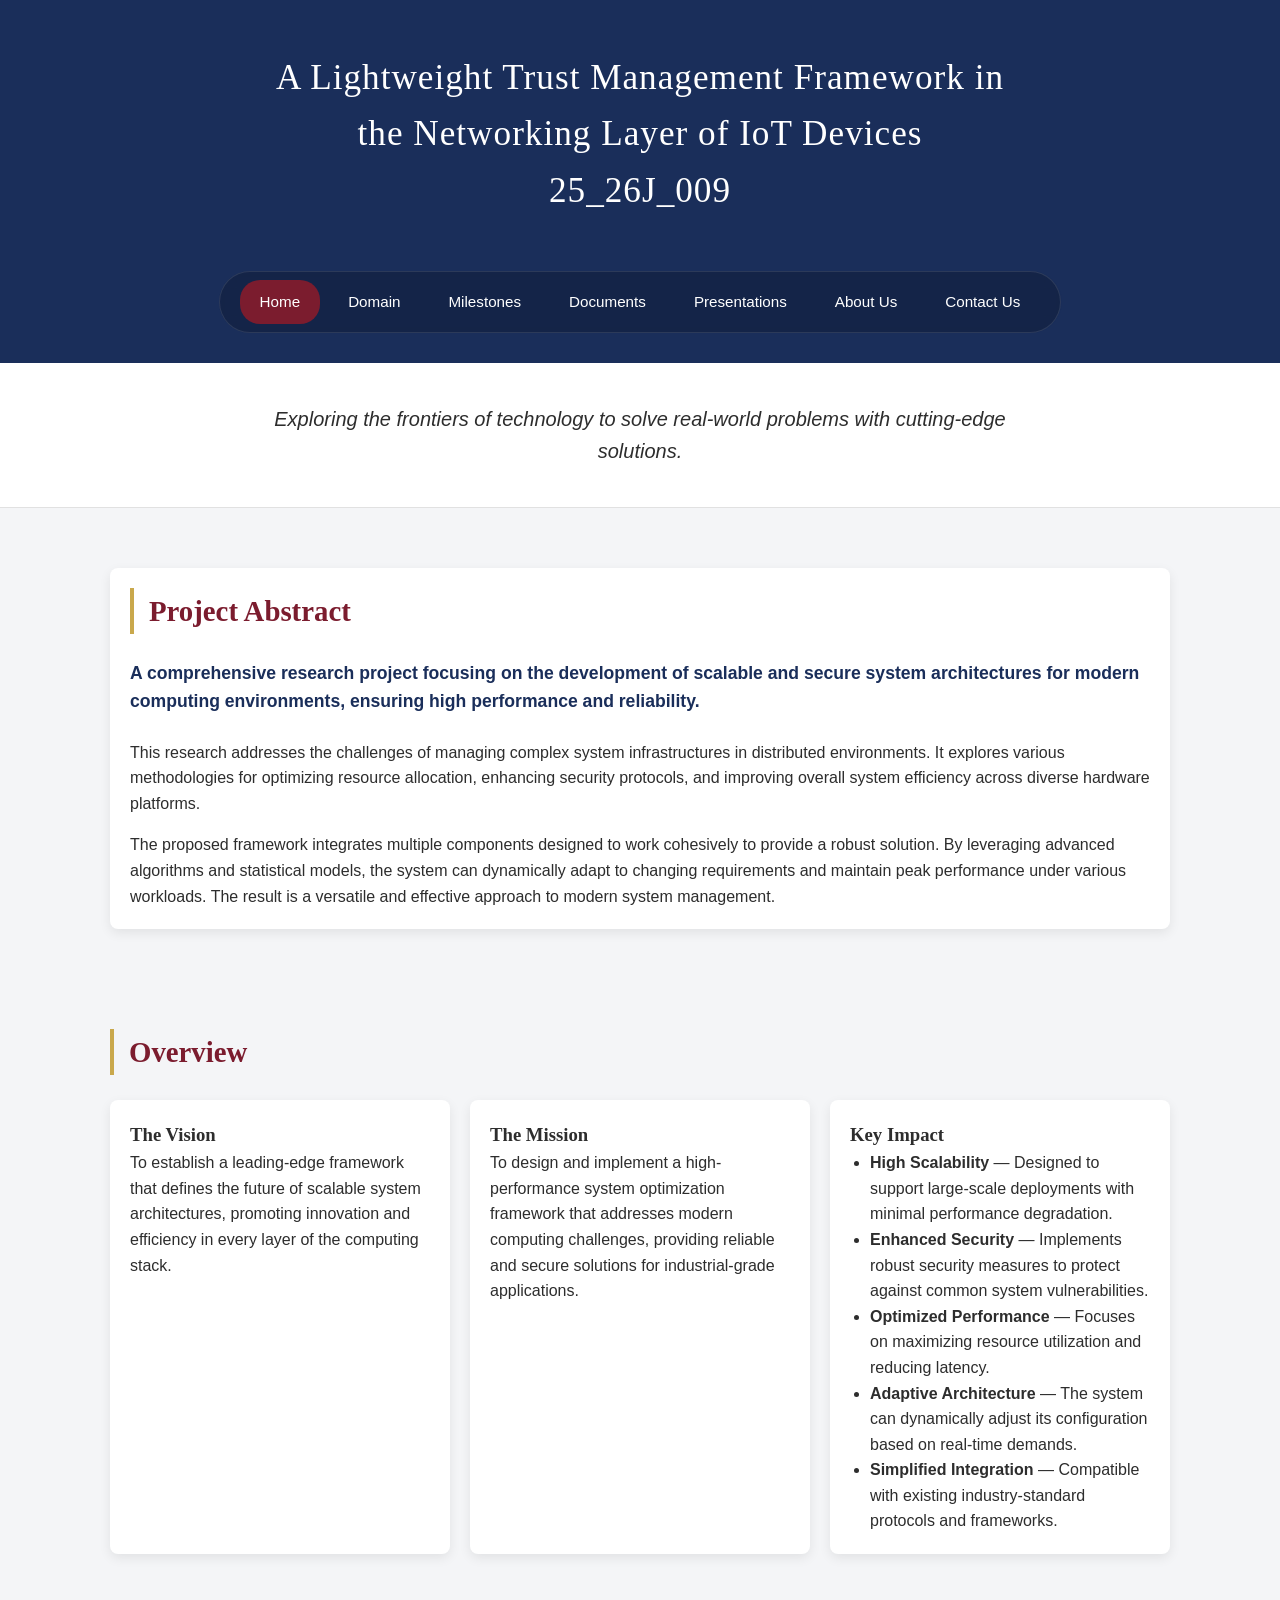
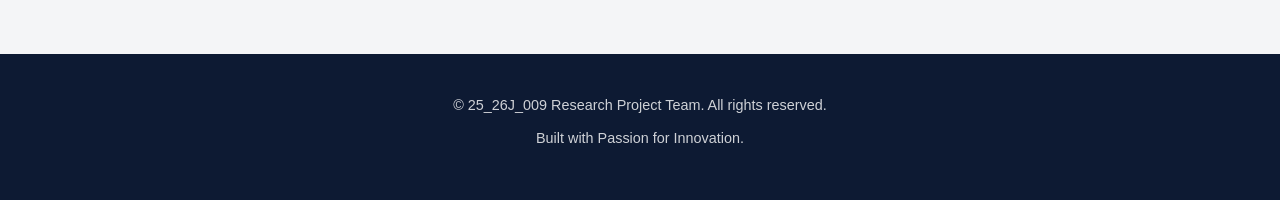
<file: index.html>
<!DOCTYPE html>
<html lang="en">

<head>
    <meta charset="UTF-8">
    <meta name="viewport" content="width=device-width, initial-scale=1.0">
    <title>Home | 25_26J_009</title>
    <link rel="stylesheet" href="css/style.css">
</head>

<body>

    <header>
        <div class="container">
            <nav>
                <a href="index.html" class="active">Home</a>
                <a href="domain.html">Domain</a>
                <a href="milestones.html">Milestones</a>
                <a href="documents.html">Documents</a>
                <a href="presentations.html">Presentations</a>
                <a href="about.html">About Us</a>
                <a href="contact.html">Contact Us</a>
            </nav>
        </div>
    </header>

    <main>
        <section class="hero">
            <div class="container">
                <h1>Project Alpha: Scalable System Architecture<br>and Optimization Framework<br>25_26J_009</h1>
                <p>Exploring the frontiers of technology to solve real-world problems with cutting-edge solutions.</p>
            </div>
        </section>

        <section>
            <div class="container">
                <div class="card">
                    <h2>Project Abstract</h2>
                    <p style="font-size: 1.1rem; color: var(--primary); font-weight: 600; margin-bottom: 1.5rem;">A comprehensive research project focusing on the development of scalable and secure system architectures for modern computing environments, ensuring high performance and reliability.</p>
                    <p>This research addresses the challenges of managing complex system infrastructures in distributed environments. It explores various methodologies for optimizing resource allocation, enhancing security protocols, and improving overall system efficiency across diverse hardware platforms.</p>
                    <p style="margin-top: 1rem;">The proposed framework integrates multiple components designed to work cohesively to provide a robust solution. By leveraging advanced algorithms and statistical models, the system can dynamically adapt to changing requirements and maintain peak performance under various workloads. The result is a versatile and effective approach to modern system management.</p>
                </div>
            </div>
        </section>

        <section>
            <div class="container">
                <h2>Overview</h2>
                <div class="card-grid">
                    <div class="card">
                        <h3>The Vision</h3>
                        <p>To establish a leading-edge framework that defines the future of scalable system architectures, promoting innovation and efficiency in every layer of the computing stack.</p>
                    </div>
                    <div class="card">
                        <h3>The Mission</h3>
                        <p>To design and implement a high-performance system optimization framework that addresses modern computing challenges, providing reliable and secure solutions for industrial-grade applications.</p>
                    </div>
                    <div class="card">
                        <h3>Key Impact</h3>
                        <ul style="text-align: left; padding-left: 20px; color: var(--text); line-height: 1.6;">
                            <li><strong>High Scalability</strong> — Designed to support large-scale deployments with minimal performance degradation.</li>
                            <li><strong>Enhanced Security</strong> — Implements robust security measures to protect against common system vulnerabilities.</li>
                            <li><strong>Optimized Performance</strong> — Focuses on maximizing resource utilization and reducing latency.</li>
                            <li><strong>Adaptive Architecture</strong> — The system can dynamically adjust its configuration based on real-time demands.</li>
                            <li><strong>Simplified Integration</strong> — Compatible with existing industry-standard protocols and frameworks.</li>
                        </ul>
                    </div>
                </div>
            </div>
        </section>
    </main>

    <footer>
        <div class="container">
            <p>&copy; 25_26J_009 Research Project Team. All rights reserved.</p>
            <p>Built with Passion for Innovation.</p>
        </div>
    </footer>

</body>

</html>
</file>
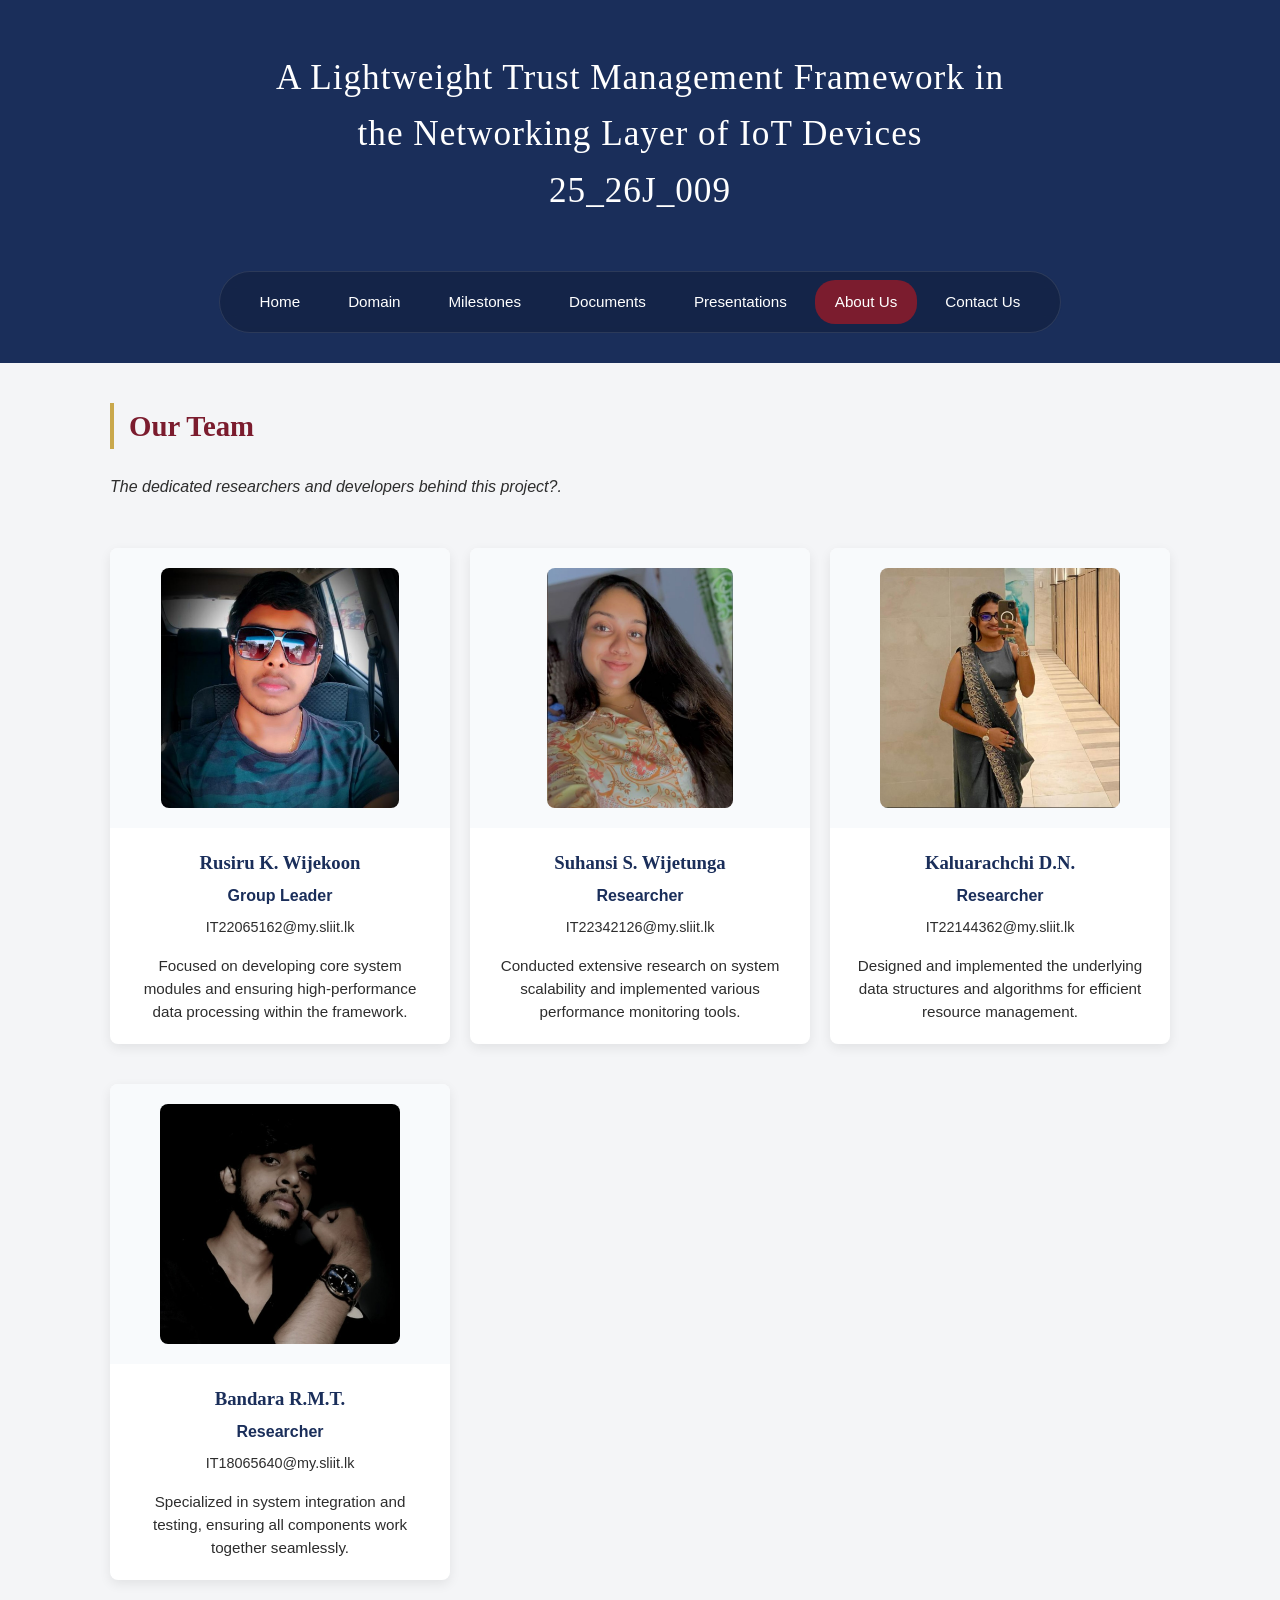
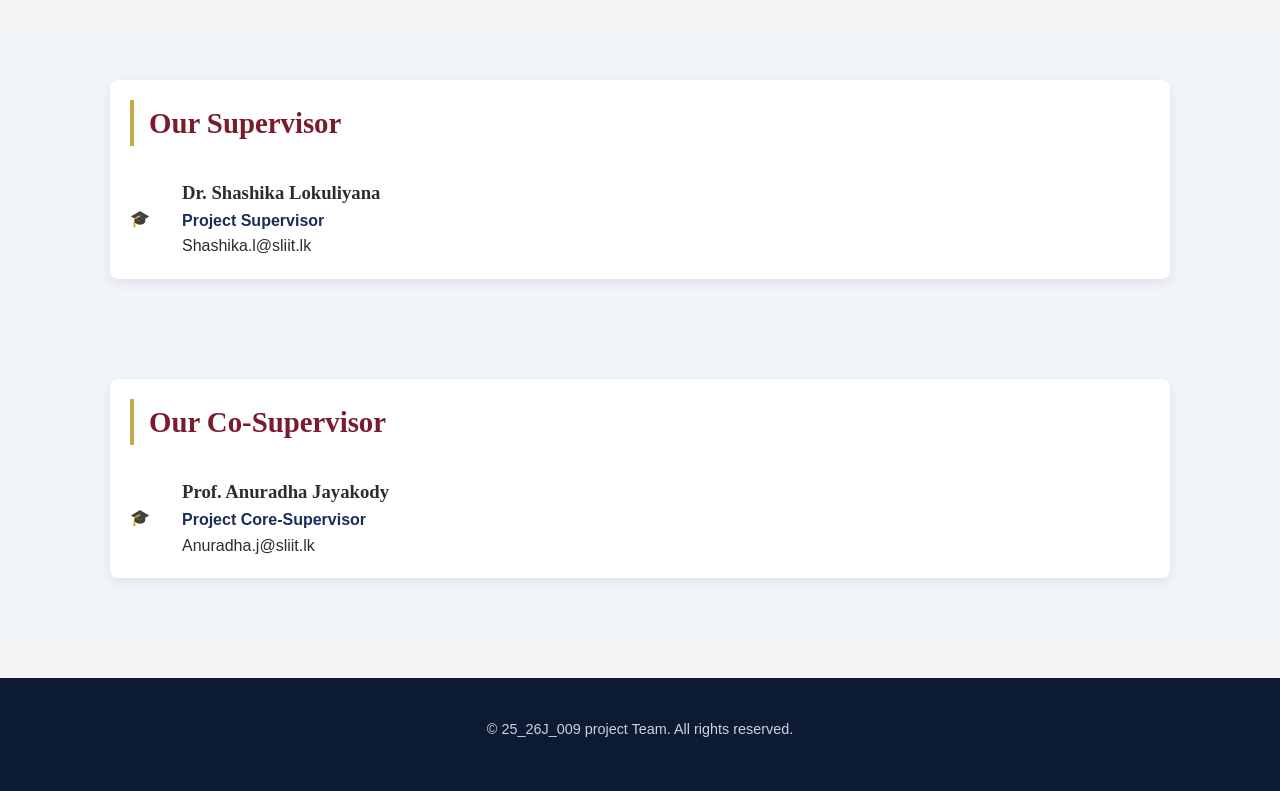
<file: about.html>
<!DOCTYPE html>
<html lang="en">

<head>
    <meta charset="UTF-8">
    <meta name="viewport" content="width=device-width, initial-scale=1.0">
    <title>About Us | Project Website</title>
    <link rel="stylesheet" href="css/style.css">
</head>

<body>

    <header>
        <div class="container">
            <nav>
                <a href="index.html">Home</a>
                <a href="domain.html">Domain</a>
                <a href="milestones.html">Milestones</a>
                <a href="documents.html">Documents</a>
                <a href="presentations.html">Presentations</a>
                <a href="about.html" class="active">About Us</a>
                <a href="contact.html">Contact Us</a>
            </nav>
        </div>
    </header>

    <main>
        <section>
            <div class="container">
                <div class="section-title">
                    <h2>Our Team</h2>
                    <p style="font-style: italic; margin-bottom: 3rem;">The dedicated researchers and developers behind
                        this project?.</p>
                </div>

                <div class="member-grid">
                    <div class="member-card">
                        <div class="member-image">
                            <img src="assets/images/1.jpg" alt="Rusiru K. Wijekoon">
                        </div>
                        <div class="member-info">
                            <h3>Rusiru K. Wijekoon</h3>
                            <p style="color: var(--primary); font-weight: 600; margin-bottom: 0.5rem;">Group Leader</p>
                            <p style="color: var(--text-muted); font-size: 0.9rem;">IT22065162@my.sliit.lk</p>
                            <p style="margin-top: 1rem; font-size: 0.95rem; line-height: 1.5; color: var(--text);">
                                Focused on developing core system modules and ensuring high-performance data processing within the framework.</p>
                        </div>
                    </div>

                    <div class="member-card">
                        <div class="member-image">
                            <img src="assets/images/2.jpg" alt="Suhansi S. Wijetunga">
                        </div>
                        <div class="member-info">
                            <h3>Suhansi S. Wijetunga</h3>
                            <p style="color: var(--primary); font-weight: 600; margin-bottom: 0.5rem;">Researcher</p>
                            <p style="color: var(--text-muted); font-size: 0.9rem;">IT22342126@my.sliit.lk</p>
                            <p style="margin-top: 1rem; font-size: 0.95rem; line-height: 1.5; color: var(--text);">
                                Conducted extensive research on system scalability and implemented various performance monitoring tools.</p>
                        </div>
                    </div>

                    <div class="member-card">
                        <div class="member-image">
                            <img src="assets/images/3.jpg" alt="Kaluarachchi D.N.">
                        </div>
                        <div class="member-info">
                            <h3>Kaluarachchi D.N.</h3>
                            <p style="color: var(--primary); font-weight: 600; margin-bottom: 0.5rem;">Researcher</p>
                            <p style="color: var(--text-muted); font-size: 0.9rem;">IT22144362@my.sliit.lk</p>
                            <p style="margin-top: 1rem; font-size: 0.95rem; line-height: 1.5; color: var(--text);">
                                Designed and implemented the underlying data structures and algorithms for efficient resource management.</p>
                        </div>
                    </div>

                    <div class="member-card">
                        <div class="member-image">
                            <img src="assets/images/4.jpg" alt="Bandara R.M.T.">
                        </div>
                        <div class="member-info">
                            <h3>Bandara R.M.T.</h3>
                            <p style="color: var(--primary); font-weight: 600; margin-bottom: 0.5rem;">Researcher</p>
                            <p style="color: var(--text-muted); font-size: 0.9rem;">IT18065640@my.sliit.lk</p>
                            <p style="margin-top: 1rem; font-size: 0.95rem; line-height: 1.5; color: var(--text);">
                                Specialized in system integration and testing, ensuring all components work together seamlessly.</p>
                        </div>
                    </div>
                </div>
            </div>
        </section>

        <section style="background: #f1f5f9;">
            <div class="container">
                <div class="card">
                    <h2>Our Supervisor</h2>
                    <div style="display: flex; align-items: center; gap: 2rem; margin-top: 2rem;">
                        <div class="member-photo" style="margin: 0;">🎓</div>
                        <div>
                            <h3>Dr. Shashika Lokuliyana</h3>
                            <p style="color: var(--primary); font-weight: 600;">Project Supervisor</p>
                            <p style="color: var(--text-muted);">Shashika.l@sliit.lk</p>
                        </div>
                    </div>
                </div>
            </div>
        </section>

        <section style="background: #f1f5f9;">
            <div class="container">
                <div class="card">
                    <h2>Our Co-Supervisor</h2>
                    <div style="display: flex; align-items: center; gap: 2rem; margin-top: 2rem;">
                        <div class="member-photo" style="margin: 0;">🎓</div>
                        <div>
                            <h3>Prof. Anuradha Jayakody</h3>
                            <p style="color: var(--primary); font-weight: 600;">Project Core-Supervisor</p>
                            <p style="color: var(--text-muted);">Anuradha.j@sliit.lk</p>
                        </div>
                    </div>
                </div>
            </div>
        </section>
    </main>

    <footer>
        <div class="container">
            <p>&copy; 25_26J_009 project Team. All rights reserved.</p>
        </div>
    </footer>

</body>

</html>
</file>
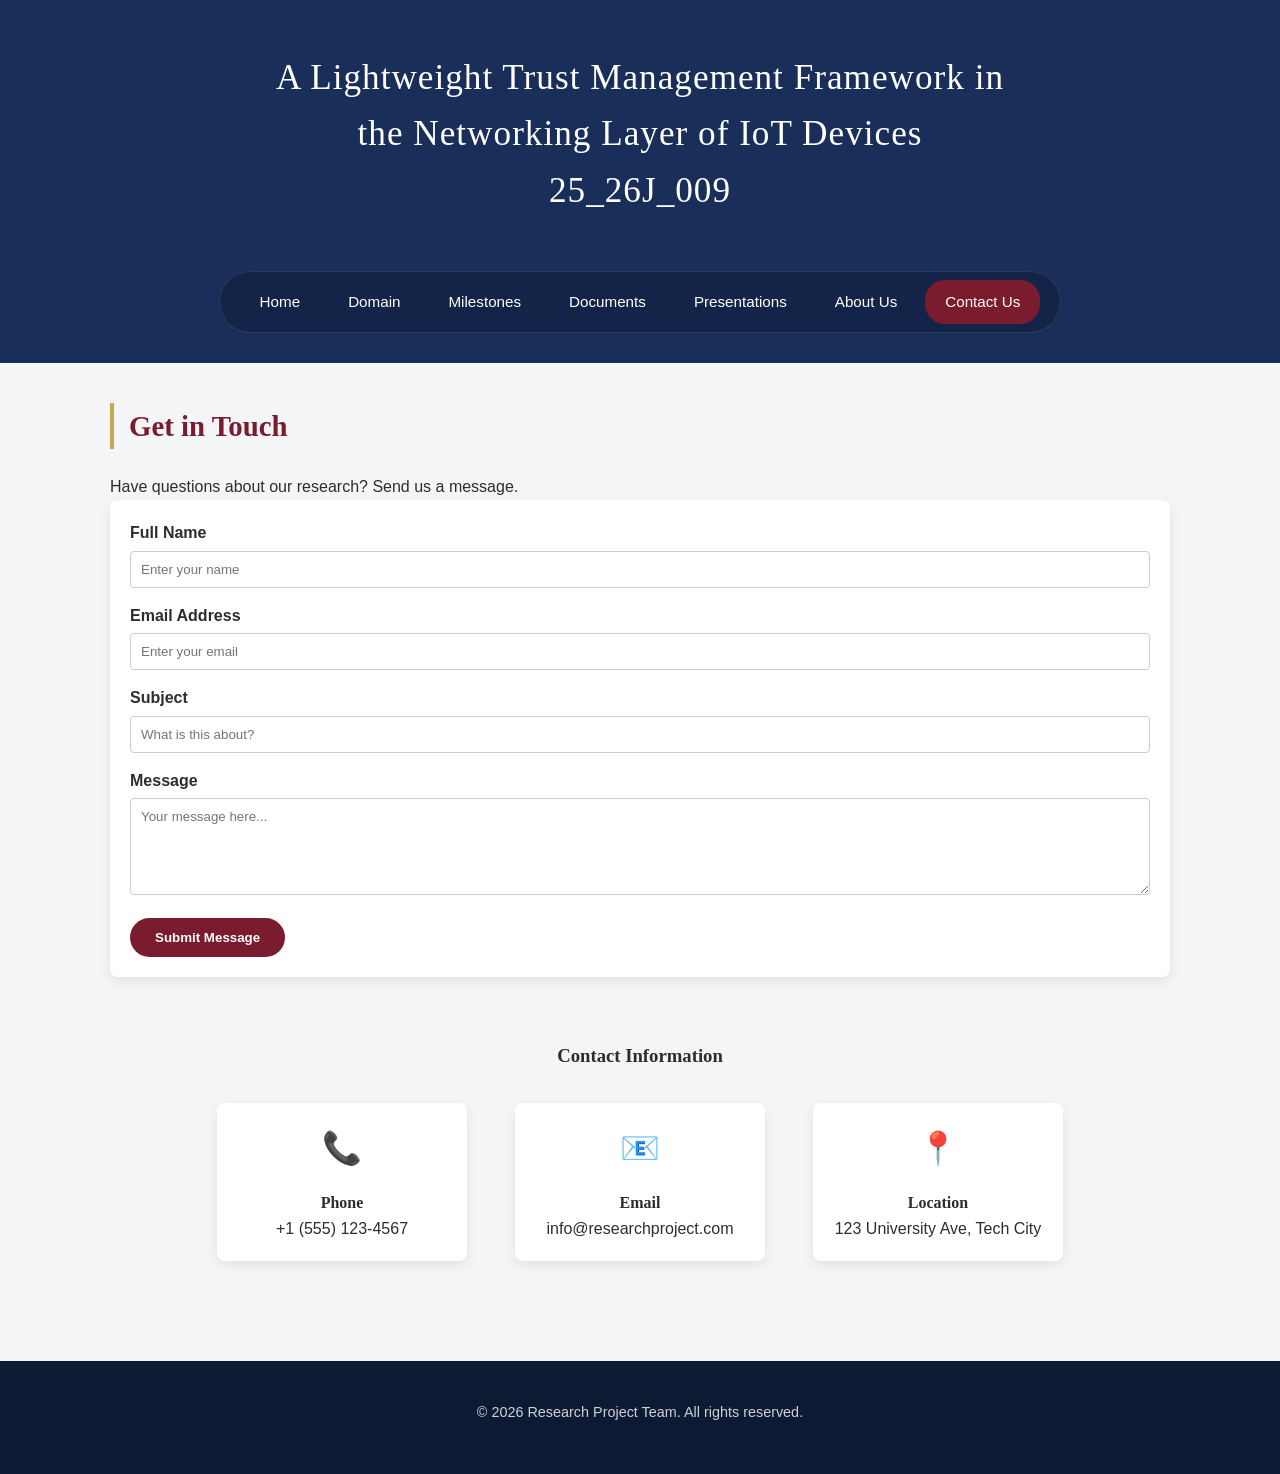
<file: contact.html>
<!DOCTYPE html>
<html lang="en">
<head>
    <meta charset="UTF-8">
    <meta name="viewport" content="width=device-width, initial-scale=1.0">
    <title>Contact Us | Project Website</title>
    <link rel="stylesheet" href="css/style.css">
</head>
<body>

<header>
    <div class="container">
        <nav>
            <a href="index.html">Home</a>
            <a href="domain.html">Domain</a>
            <a href="milestones.html">Milestones</a>
            <a href="documents.html">Documents</a>
            <a href="presentations.html">Presentations</a>
            <a href="about.html">About Us</a>
            <a href="contact.html" class="active">Contact Us</a>
        </nav>
    </div>
</header>

<main>
    <section>
        <div class="container">
            <div class="section-title">
                <h2>Get in Touch</h2>
                <p>Have questions about our research? Send us a message.</p>
            </div>

            <form class="contact-form">
                <div class="form-group">
                    <label for="name">Full Name</label>
                    <input type="text" id="name" placeholder="Enter your name" required>
                </div>
                <div class="form-group">
                    <label for="email">Email Address</label>
                    <input type="email" id="email" placeholder="Enter your email" required>
                </div>
                <div class="form-group">
                    <label for="subject">Subject</label>
                    <input type="text" id="subject" placeholder="What is this about?" required>
                </div>
                <div class="form-group">
                    <label for="message">Message</label>
                    <textarea id="message" rows="5" placeholder="Your message here..." required></textarea>
                </div>
                <button type="submit">Submit Message</button>
            </form>

            <div style="margin-top: 4rem; text-align: center;">
                <h3>Contact Information</h3>
                <div style="display: flex; justify-content: center; gap: 3rem; margin-top: 2rem; flex-wrap: wrap;">
                    <div class="card" style="min-width: 250px;">
                        <span style="font-size: 2rem;">📞</span>
                        <h4 style="margin-top: 1rem;">Phone</h4>
                        <p>+1 (555) 123-4567</p>
                    </div>
                    <div class="card" style="min-width: 250px;">
                        <span style="font-size: 2rem;">📧</span>
                        <h4 style="margin-top: 1rem;">Email</h4>
                        <p>info@researchproject.com</p>
                    </div>
                    <div class="card" style="min-width: 250px;">
                        <span style="font-size: 2rem;">📍</span>
                        <h4 style="margin-top: 1rem;">Location</h4>
                        <p>123 University Ave, Tech City</p>
                    </div>
                </div>
            </div>
        </div>
    </section>
</main>

<footer>
    <div class="container">
        <p>&copy; 2026 Research Project Team. All rights reserved.</p>
    </div>
</footer>

</body>
</html>
</file>
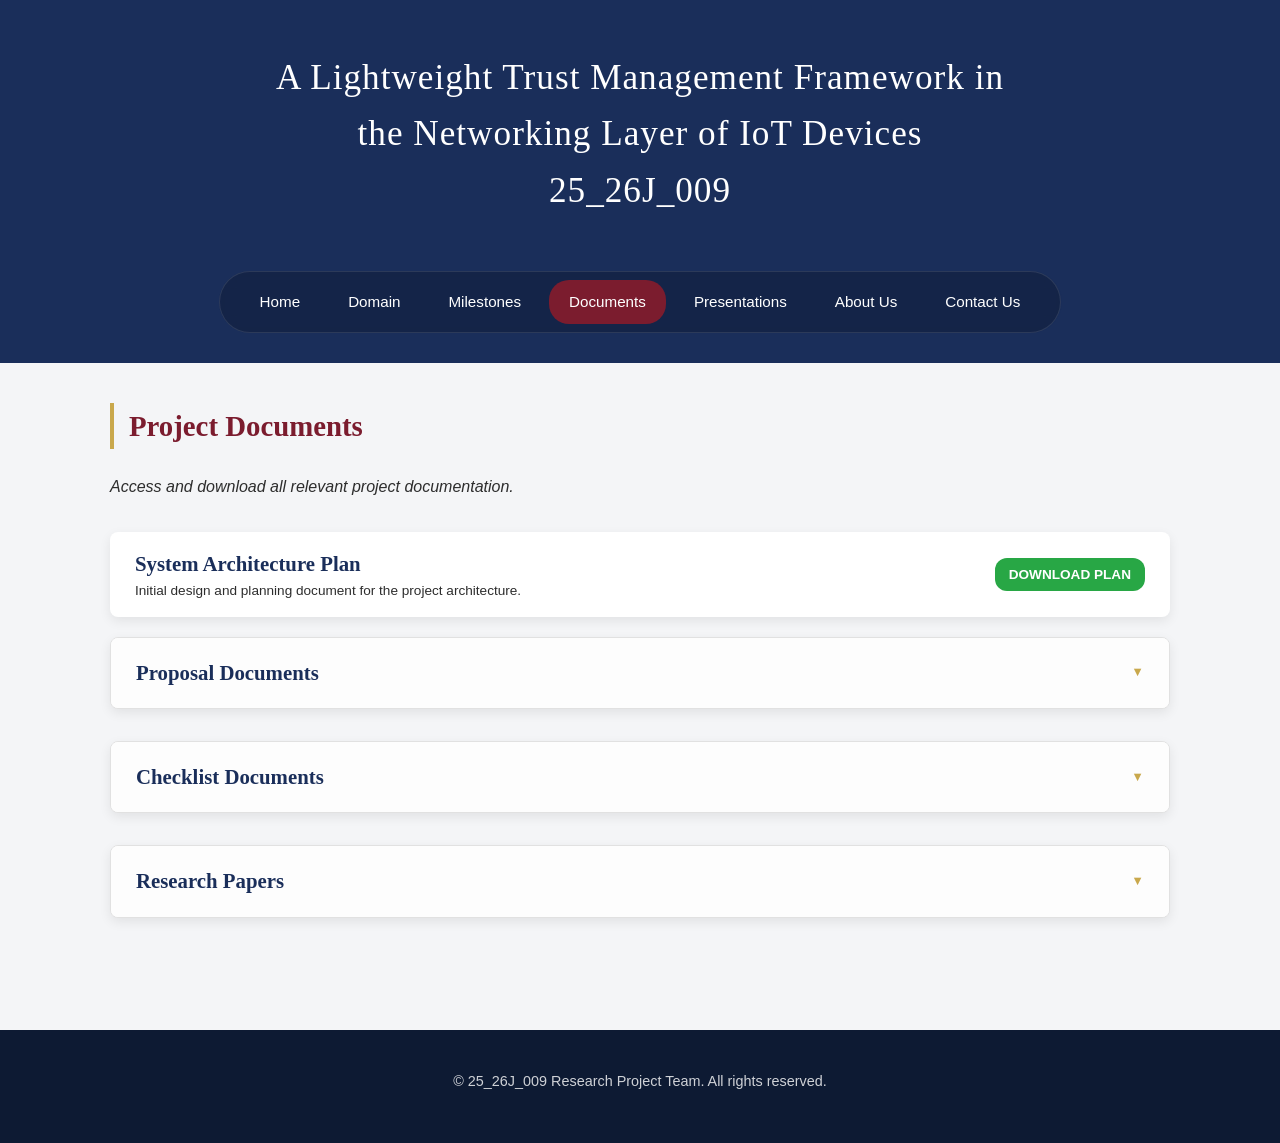
<file: documents.html>
<!DOCTYPE html>
<html lang="en">

<head>
    <meta charset="UTF-8">
    <meta name="viewport" content="width=device-width, initial-scale=1.0">
    <title>Documents | Project Website</title>
    <link rel="stylesheet" href="css/style.css">
</head>

<body>

    <header>
        <div class="container">
            <nav>
                <a href="index.html">Home</a>
                <a href="domain.html">Domain</a>
                <a href="milestones.html">Milestones</a>
                <a href="documents.html" class="active">Documents</a>
                <a href="presentations.html">Presentations</a>
                <a href="about.html">About Us</a>
                <a href="contact.html">Contact Us</a>
            </nav>
        </div>
    </header>

    <main>
        <section>
            <div class="container">
                <div class="section-title" style="margin-bottom: 2rem;">
                    <h2>Project Documents</h2>
                    <p style="font-style: italic; margin-top: 0.5rem;">Access and download all relevant project documentation.</p>
                </div>

                <ul class="doc-list">
                    <li>
                        <div class="doc-info">
                            <div>
                                <strong style="font-family: Georgia, serif; font-size: 1.3rem; color: var(--primary);">System Architecture Plan</strong>
                                <p style="font-size: 0.85rem; color: var(--text-muted);">Initial design and planning document for the project architecture.</p>
                            </div>
                        </div>
                        <a href="assets/Documents/TAF/TAF_25-26J-009.pdf" target="_blank" class="badge badge-available" style="text-decoration: none;">Download Plan</a>
                    </li>
                </ul>

                <!-- Proposal Dropdown -->
                <details class="checklists">
                    <summary>Proposal Documents</summary>
                    <div class="papers-container" style="padding: 0;">
                        <div class="dropdown-border-box">
                            <div class="paper-item">
                                <div class="paper-author"><a href="about.html">Rusiru K. Wijekoon - IT22065162</a></div>
                                <a href="assets/Documents/Proposal indi reports/Rusiru K. Wijekoon - IT22065162 (proposalReport).pdf" target="_blank" class="badge badge-available" style="text-decoration: none;">VIEW</a>
                            </div>
                            <div class="paper-item">
                                <div class="paper-author"><a href="about.html">Suhansi S. Wijetunga - IT22342126</a></div>
                                <a href="assets/Documents/Proposal indi reports/Suhansi S. Wijetunga - IT22342126 (proposalReport).pdf" target="_blank" class="badge badge-available" style="text-decoration: none;">VIEW</a>
                            </div>
                            <div class="paper-item">
                                <div class="paper-author"><a href="about.html">Kaluarachchi D.N. - IT22144362</a></div>
                                <a href="assets/Documents/Proposal indi reports/Kaluarachchi D.N. - IT22144362 (proposalReport).pdf" target="_blank" class="badge badge-available" style="text-decoration: none;">VIEW</a>
                            </div>
                            <div class="paper-item">
                                <div class="paper-author"><a href="about.html">Bandara R.M.T. - IT18065640</a></div>
                                <a href="assets/Documents/Proposal indi reports/Bandara R.M.T. - IT18065640 (proposalReport).pdf" target="_blank" class="badge badge-available" style="text-decoration: none;">VIEW</a>
                            </div>
                        </div>
                    </div>
                </details>
                <details class="checklists">
                    <summary>Checklist Documents</summary>
                    <div class="papers-container" style="padding: 0;">
                        <details class="nested-checklist">
                            <summary>Checklist 1</summary>
                            <div class="dropdown-border-box">
                            <div class="paper-item">
                                <div class="paper-author"><a href="about.html">Rusiru K. Wijekoon - IT22065162</a></div>
                                <a href="assets/Documents/Checklist docs/Checklist 1/Rusiru K. Wijekoon - IT22065162 (PPR).pdf" target="_blank" class="badge badge-available" style="text-decoration: none;">VIEW</a>
                            </div>
                            <div class="paper-item">
                                <div class="paper-author"><a href="about.html">Suhansi S. Wijetunga - IT22342126</a></div>
                                <a href="assets/Documents/Checklist docs/Checklist 1/Suhansi S. Wijetunga - IT22342126 (PPR).pdf" target="_blank" class="badge badge-available" style="text-decoration: none;">VIEW</a>
                            </div>
                            <div class="paper-item">
                                <div class="paper-author"><a href="about.html">Kaluarachchi D.N. - IT22144362</a></div>
                                <a href="assets/Documents/Checklist docs/Checklist 1/Kaluarachchi D.N. - IT22144362 (PPR).pdf" target="_blank" class="badge badge-available" style="text-decoration: none;">VIEW</a>
                            </div>
                            <div class="paper-item">
                                <div class="paper-author"><a href="about.html">Bandara R.M.T. - IT18065640</a></div>
                                <a href="assets/Documents/Checklist docs/Checklist 1/Bandara R.M.T. - IT18065640 (PPR).pdf" target="_blank" class="badge badge-available" style="text-decoration: none;">VIEW</a>
                            </div>
                            </div>
                        </details>

                        <details class="nested-checklist">
                            <summary>Checklist 2</summary>
                            <div class="dropdown-border-box">
                            <div class="paper-item">
                                <div class="paper-author"><a href="about.html">Rusiru K. Wijekoon - IT22065162</a></div>
                                <a href="assets/Documents/Checklist docs/Checklist 2/Performance Testing Report_IT22065162_Rusiru K. Wijekoon.pdf" target="_blank" class="badge badge-available" style="text-decoration: none;">VIEW</a>
                            </div>
                            <div class="paper-item">
                                <div class="paper-author"><a href="about.html">Suhansi S. Wijetunga - IT22342126</a></div>
                                <a href="assets/Documents/Checklist docs/Checklist 2/Performance Testing Report_IT22342126_Suhansi S. Wijetunga.pdf" target="_blank" class="badge badge-available" style="text-decoration: none;">VIEW</a>
                            </div>
                            <div class="paper-item">
                                <div class="paper-author"><a href="about.html">Kaluarachchi D.N. - IT22144362</a></div>
                                <a href="assets/Documents/Checklist docs/Checklist 2/Performance Testing Report_IT22144362_Kaluarachchi D.N..pdf" target="_blank" class="badge badge-available" style="text-decoration: none;">VIEW</a>
                            </div>
                            <div class="paper-item">
                                <div class="paper-author"><a href="about.html">Bandara R.M.T. - IT18065640</a></div>
                                <a href="assets/Documents/Checklist docs/Checklist 2/Performance Testing Report IT18065640_Bandara R.M.T..pdf" target="_blank" class="badge badge-available" style="text-decoration: none;">VIEW</a>
                            </div>
                            </div>
                        </details>
                    </div>
                </details>

                <details class="research-papers">
                    <summary>Research Papers</summary>
                    <div class="papers-container" style="padding: 0;">
                        <div class="dropdown-border-box">
                        <!-- Paper 1 -->
                        <div class="paper-item">
                            <div class="paper-details">
                                <div class="paper-title">Optimizing Distributed Systems: A Comprehensive Approach to Resource Management and Scalability</div>
                                <div class="paper-author">by <a href="about.html">Rusiru K. Wijekoon</a></div>
                                <div class="paper-dept">
                                    Department of Computer Systems Engineering<br>
                                    Sri Lanka Institute of Information Technology<br>
                                    Malabe, Sri Lanka<br>
                                    <a href="about.html">IT22065162@my.sliit.lk</a>
                                </div>
                            </div>
                            <a href="assets/Documents/Research_Paper.pdf" target="_blank" class="badge badge-available" style="text-decoration: none;">VIEW PAPER</a>
                        </div>

                        <!-- Paper 2 -->
                        <div class="paper-item">
                            <div class="paper-details">
                                <div class="paper-title">Performance Monitoring in Scalable Architectures: Real-time Analysis and Optimization Techniques</div>
                                <div class="paper-author">by <a href="about.html">Suhansi S. Wijetunga</a></div>
                                <div class="paper-dept">
                                    Department of Computer Systems Engineering<br>
                                    Sri Lanka Institute of Information Technology<br>
                                    Malabe, Sri Lanka<br>
                                    <a href="about.html">IT22342126@my.sliit.lk</a>
                                </div>
                            </div>
                            <a href="assets/Documents/Research_Paper.pdf" target="_blank" class="badge badge-available" style="text-decoration: none;">VIEW PAPER</a>
                        </div>

                        <!-- Paper 3 -->
                        <div class="paper-item">
                            <div class="paper-details">
                                <div class="paper-title">Security Considerations for Large-Scale Distributed Environments: An Integrated Protection Framework</div>
                                <div class="paper-author">by <a href="about.html">Kaluarachchi D.N.</a></div>
                                <div class="paper-dept">
                                    Dept. of Computer Systems Engineering<br>
                                    Sri Lanka Institute of Information Technology<br>
                                    Malabe, Sri Lanka<br>
                                    <a href="about.html">IT22144362@my.sliit.lk</a>
                                </div>
                            </div>
                            <a href="assets/Documents/Research_Paper.pdf" target="_blank" class="badge badge-available" style="text-decoration: none;">VIEW PAPER</a>
                        </div>

                        <!-- Paper 4 -->
                        <div class="paper-item">
                            <div class="paper-details">
                                <div class="paper-title">Adaptive Resource Allocation for High-Throughput Computing: Strategies and Implementation</div>
                                <div class="paper-author">by <a href="about.html">Bandara R.M.T.</a></div>
                                <div class="paper-dept">
                                    Sri Lanka Institute of Information Technology<br>
                                    Malabe, Sri Lanka<br>
                                    <a href="about.html">IT18065640@my.sliit.lk</a>
                                </div>
                            </div>
                            <a href="assets/Documents/Research_Paper.pdf" target="_blank" class="badge badge-available" style="text-decoration: none;">VIEW PAPER</a>
                        </div>
                        </div>
                    </div>
                </details>
            </div>
        </section>
    </main>

    <footer>
        <div class="container">
            <p>&copy; 25_26J_009 Research Project Team. All rights reserved.</p>
        </div>
    </footer>

</body>

</html>
</file>
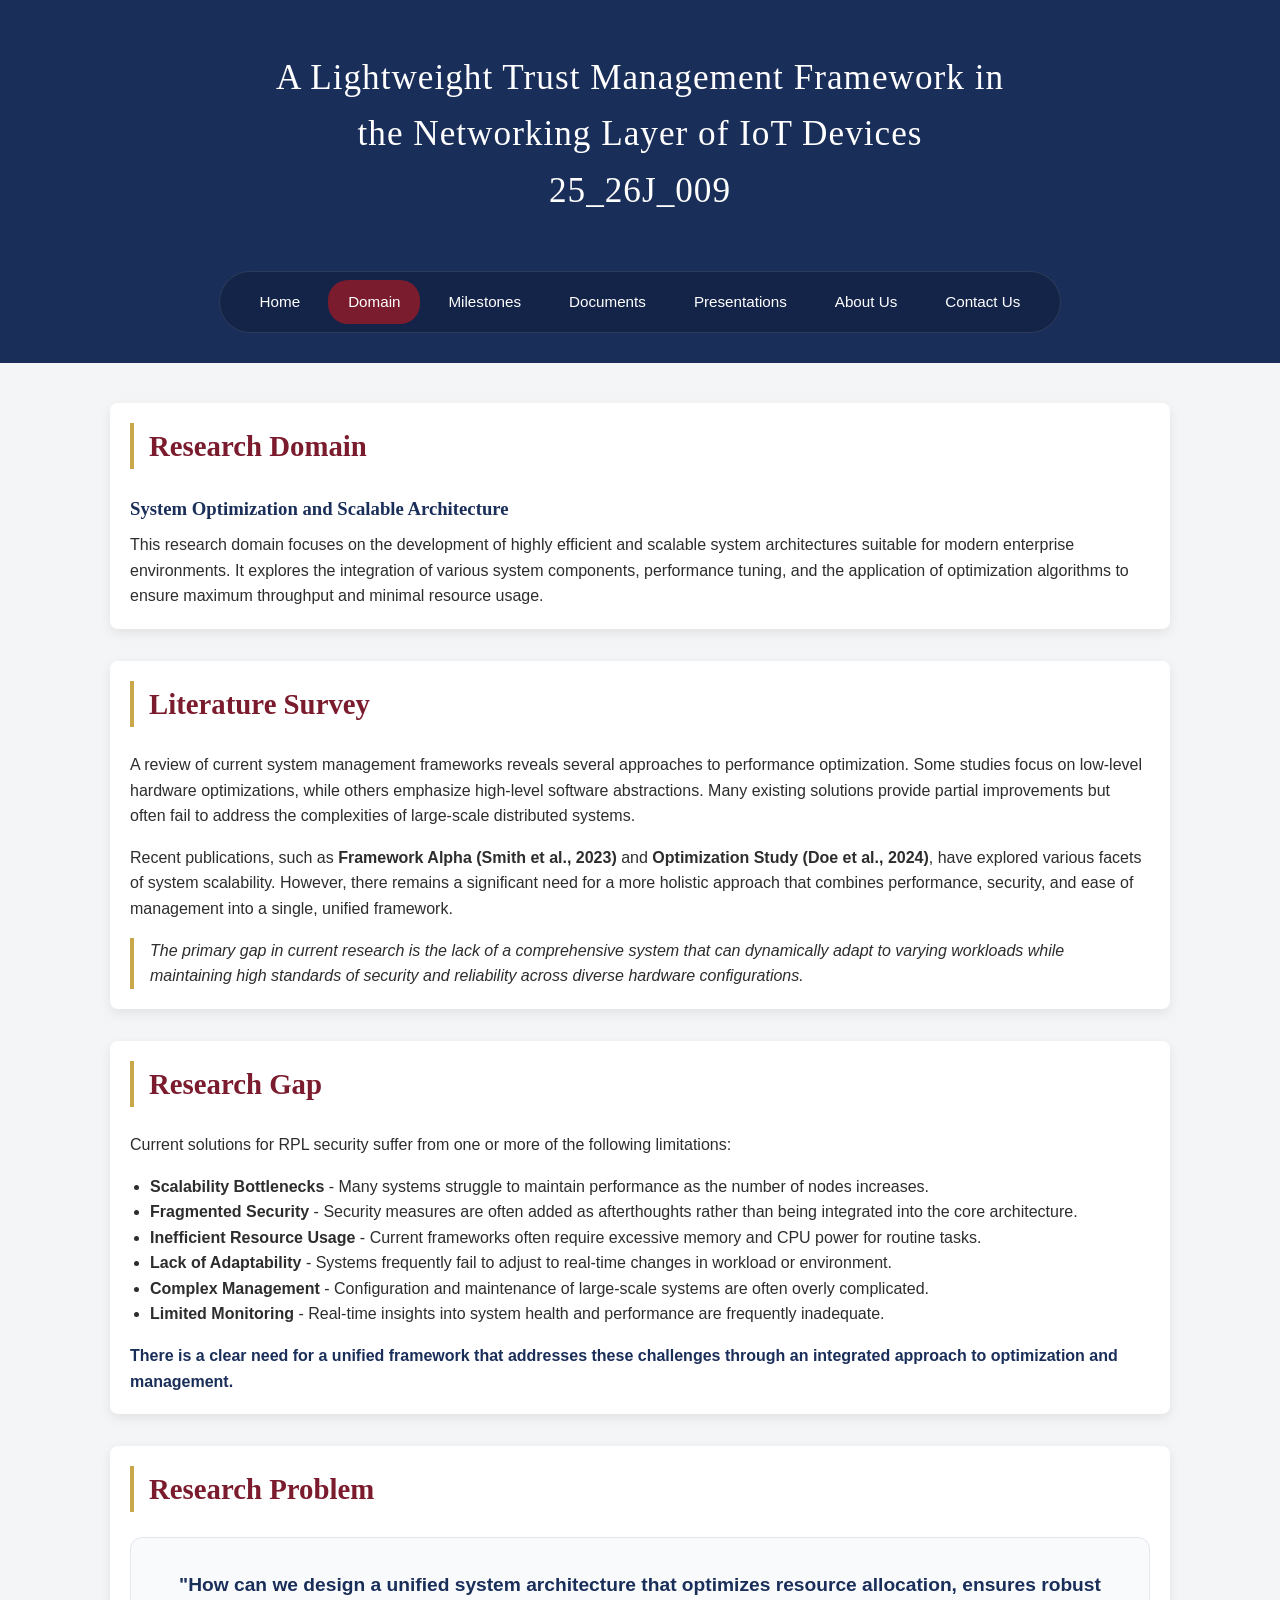
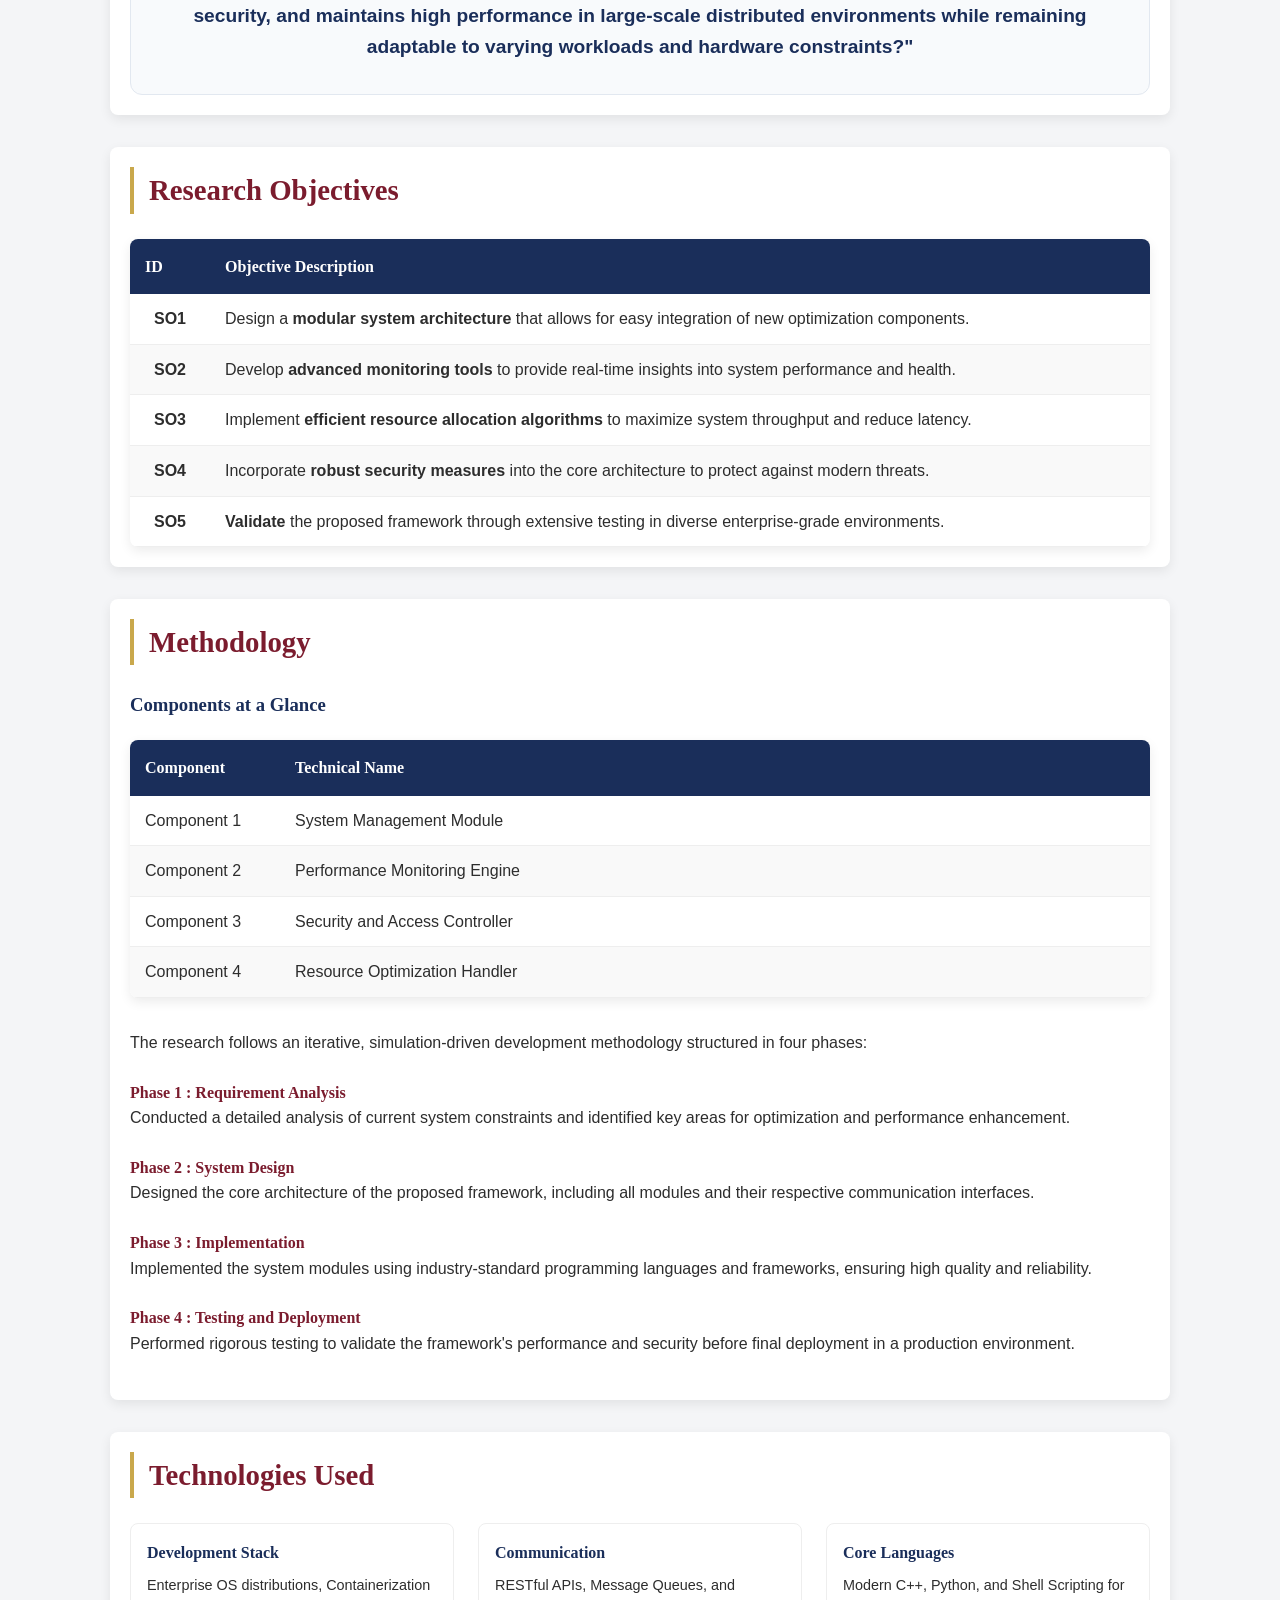
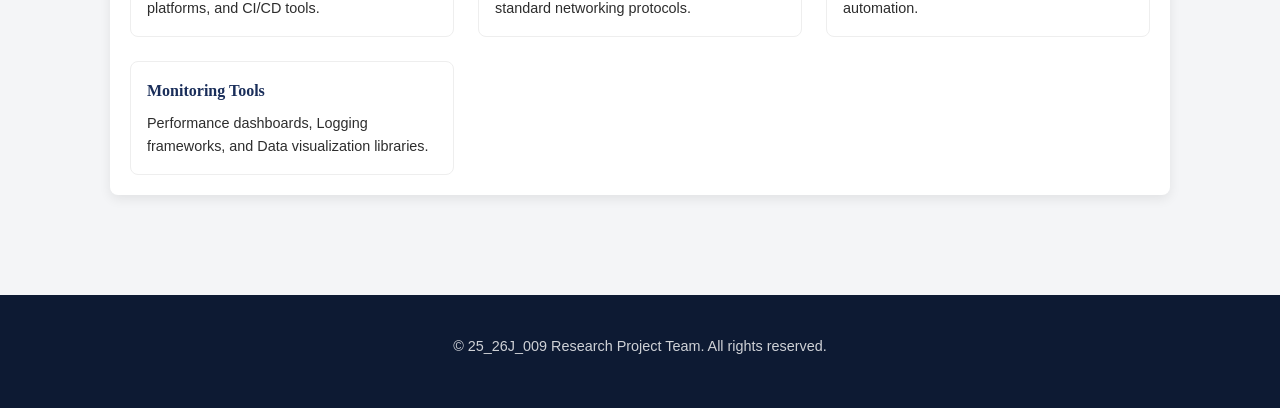
<file: domain.html>
<!DOCTYPE html>
<html lang="en">

<head>
    <meta charset="UTF-8">
    <meta name="viewport" content="width=device-width, initial-scale=1.0">
    <title>Domain | Project Website</title>
    <link rel="stylesheet" href="css/style.css">
</head>

<body>

    <header>
        <div class="container">
            <nav>
                <a href="index.html">Home</a>
                <a href="domain.html" class="active">Domain</a>
                <a href="milestones.html">Milestones</a>
                <a href="documents.html">Documents</a>
                <a href="presentations.html">Presentations</a>
                <a href="about.html">About Us</a>
                <a href="contact.html">Contact Us</a>
            </nav>
        </div>
    </header>

    <main>
        <section>
            <div class="container">
                <div class="card" style="margin-bottom: 2rem;">
                    <h2>Research Domain</h2>
                    <h3 style="color: var(--primary); margin-bottom: 0.5rem;">System Optimization and Scalable Architecture</h3>
                    <p>This research domain focuses on the development of highly efficient and scalable system architectures suitable for modern enterprise environments. It explores the integration of various system components, performance tuning, and the application of optimization algorithms to ensure maximum throughput and minimal resource usage.</p>
                </div>

                <div class="card" style="margin-bottom: 2rem;">
                    <h2>Literature Survey</h2>
                    <p>A review of current system management frameworks reveals several approaches to performance optimization. Some studies focus on low-level hardware optimizations, while others emphasize high-level software abstractions. Many existing solutions provide partial improvements but often fail to address the complexities of large-scale distributed systems.</p>
                    <p style="margin-top: 1rem;">Recent publications, such as <strong>Framework Alpha (Smith et al., 2023)</strong> and <strong>Optimization Study (Doe et al., 2024)</strong>, have explored various facets of system scalability. However, there remains a significant need for a more holistic approach that combines performance, security, and ease of management into a single, unified framework.</p>
                    <p
                        style="margin-top: 1rem; border-left: 4px solid var(--accent); padding-left: 1rem; font-style: italic;">
                        The primary gap in current research is the lack of a comprehensive system that can dynamically adapt to varying workloads while maintaining high standards of security and reliability across diverse hardware configurations.</p>
                </div>

                <div class="card" style="margin-bottom: 2rem;">
                    <h2>Research Gap</h2>
                    <p>Current solutions for RPL security suffer from one or more of the following limitations:</p>
                    <ul style="padding-left: 20px; color: var(--text); margin-top: 1rem; line-height: 1.6;">
                        <li><strong>Scalability Bottlenecks</strong> - Many systems struggle to maintain performance as the number of nodes increases.</li>
                        <li><strong>Fragmented Security</strong> - Security measures are often added as afterthoughts rather than being integrated into the core architecture.</li>
                        <li><strong>Inefficient Resource Usage</strong> - Current frameworks often require excessive memory and CPU power for routine tasks.</li>
                        <li><strong>Lack of Adaptability</strong> - Systems frequently fail to adjust to real-time changes in workload or environment.</li>
                        <li><strong>Complex Management</strong> - Configuration and maintenance of large-scale systems are often overly complicated.</li>
                        <li><strong>Limited Monitoring</strong> - Real-time insights into system health and performance are frequently inadequate.</li>
                    </ul>
                    <p style="margin-top: 1rem; font-weight: 600; color: var(--primary);">There is a clear need for a unified framework that addresses these challenges through an integrated approach to optimization and management.</p>
                </div>

                <div class="card" style="margin-bottom: 2rem;">
                    <h2>Research Problem</h2>
                    <div
                        style="background-color: #f8fafc; padding: 2rem; border-radius: 12px; border: 1px solid #e2e8f0;">
                        <p
                            style="text-align: center; font-size: 1.2rem; line-height: 1.6; color: var(--primary); font-weight: 600;">
                            "How can we design a unified system architecture that optimizes resource allocation, ensures robust security, and maintains high performance in large-scale distributed environments while remaining adaptable to varying workloads and hardware constraints?"
                        </p>
                    </div>
                </div>

                <div class="card" style="margin-bottom: 2rem;">
                    <h2>Research Objectives</h2>
                    <table class="milestone-table" style="margin-top: 1rem;">
                        <thead>
                            <tr>
                                <th style="width: 80px;">ID</th>
                                <th>Objective Description</th>
                            </tr>
                        </thead>
                        <tbody>
                            <tr>
                                <td style="text-align: center; font-weight: 700;">SO1</td>
                                <td>Design a <strong>modular system architecture</strong> that allows for easy integration of new optimization components.</td>
                            </tr>
                            <tr>
                                <td style="text-align: center; font-weight: 700;">SO2</td>
                                <td>Develop <strong>advanced monitoring tools</strong> to provide real-time insights into system performance and health.</td>
                            </tr>
                            <tr>
                                <td style="text-align: center; font-weight: 700;">SO3</td>
                                <td>Implement <strong>efficient resource allocation algorithms</strong> to maximize system throughput and reduce latency.</td>
                            </tr>
                            <tr>
                                <td style="text-align: center; font-weight: 700;">SO4</td>
                                <td>Incorporate <strong>robust security measures</strong> into the core architecture to protect against modern threats.</td>
                            </tr>
                            <tr>
                                <td style="text-align: center; font-weight: 700;">SO5</td>
                                <td><strong>Validate</strong> the proposed framework through extensive testing in diverse enterprise-grade environments.</td>
                            </tr>
                        </tbody>
                    </table>
                </div>

                <div class="card" style="margin-bottom: 2rem;">
                    <h2>Methodology</h2>
                    <h3 style="color: var(--primary); margin-bottom: 1rem;">Components at a Glance</h3>
                    <table class="milestone-table" style="margin-bottom: 2rem;">
                        <thead>
                            <tr>
                                <th style="width: 150px;">Component</th>
                                <th>Technical Name</th>
                            </tr>
                        </thead>
                        <tbody>
                            <tr>
                                <td>Component 1</td>
                                <td>System Management Module</td>
                            </tr>
                            <tr>
                                <td>Component 2</td>
                                <td>Performance Monitoring Engine</td>
                            </tr>
                            <tr>
                                <td>Component 3</td>
                                <td>Security and Access Controller</td>
                            </tr>
                            <tr>
                                <td>Component 4</td>
                                <td>Resource Optimization Handler</td>
                            </tr>
                        </tbody>
                    </table>

                    <p>The research follows an iterative, simulation-driven development methodology structured in four
                        phases:</p>

                    <div style="margin-top: 1.5rem;">
                        <div style="margin-bottom: 1.5rem;">
                            <h4 style="color: var(--secondary);">Phase 1 : Requirement Analysis</h4>
                            <p>Conducted a detailed analysis of current system constraints and identified key areas for optimization and performance enhancement.</p>
                        </div>
                        <div style="margin-bottom: 1.5rem;">
                            <h4 style="color: var(--secondary);">Phase 2 : System Design</h4>
                            <p>Designed the core architecture of the proposed framework, including all modules and their respective communication interfaces.</p>
                        </div>
                        <div style="margin-bottom: 1.5rem;">
                            <h4 style="color: var(--secondary);">Phase 3 : Implementation</h4>
                            <p>Implemented the system modules using industry-standard programming languages and frameworks, ensuring high quality and reliability.</p>
                        </div>
                        <div style="margin-bottom: 1.5rem;">
                            <h4 style="color: var(--secondary);">Phase 4 : Testing and Deployment</h4>
                            <p>Performed rigorous testing to validate the framework's performance and security before final deployment in a production environment.</p>
                        </div>
                    </div>
                </div>

                <div class="card">
                    <h2>Technologies Used</h2>
                    <div class="card-grid"
                        style="grid-template-columns: repeat(auto-fit, minmax(250px, 1fr)); gap: 1.5rem; margin-top: 1.5rem;">
                        <div style="border: 1px solid #eee; padding: 1rem; border-radius: 8px;">
                            <h4 style="color: var(--primary); margin-bottom: 0.5rem;">Development Stack</h4>
                            <p style="font-size: 0.9rem;">Enterprise OS distributions, Containerization platforms, and CI/CD tools.</p>
                        </div>
                        <div style="border: 1px solid #eee; padding: 1rem; border-radius: 8px;">
                            <h4 style="color: var(--primary); margin-bottom: 0.5rem;">Communication</h4>
                            <p style="font-size: 0.9rem;">RESTful APIs, Message Queues, and standard networking protocols.</p>
                        </div>
                        <div style="border: 1px solid #eee; padding: 1rem; border-radius: 8px;">
                            <h4 style="color: var(--primary); margin-bottom: 0.5rem;">Core Languages</h4>
                            <p style="font-size: 0.9rem;">Modern C++, Python, and Shell Scripting for automation.</p>
                        </div>
                        <div style="border: 1px solid #eee; padding: 1rem; border-radius: 8px;">
                            <h4 style="color: var(--primary); margin-bottom: 0.5rem;">Monitoring Tools</h4>
                            <p style="font-size: 0.9rem;">Performance dashboards, Logging frameworks, and Data visualization libraries.</p>
                        </div>
                    </div>
                </div>
            </div>
        </section>
    </main>

    <footer>
        <div class="container">
            <p>&copy; 25_26J_009 Research Project Team. All rights reserved.</p>
        </div>
    </footer>

</body>

</html>
</file>
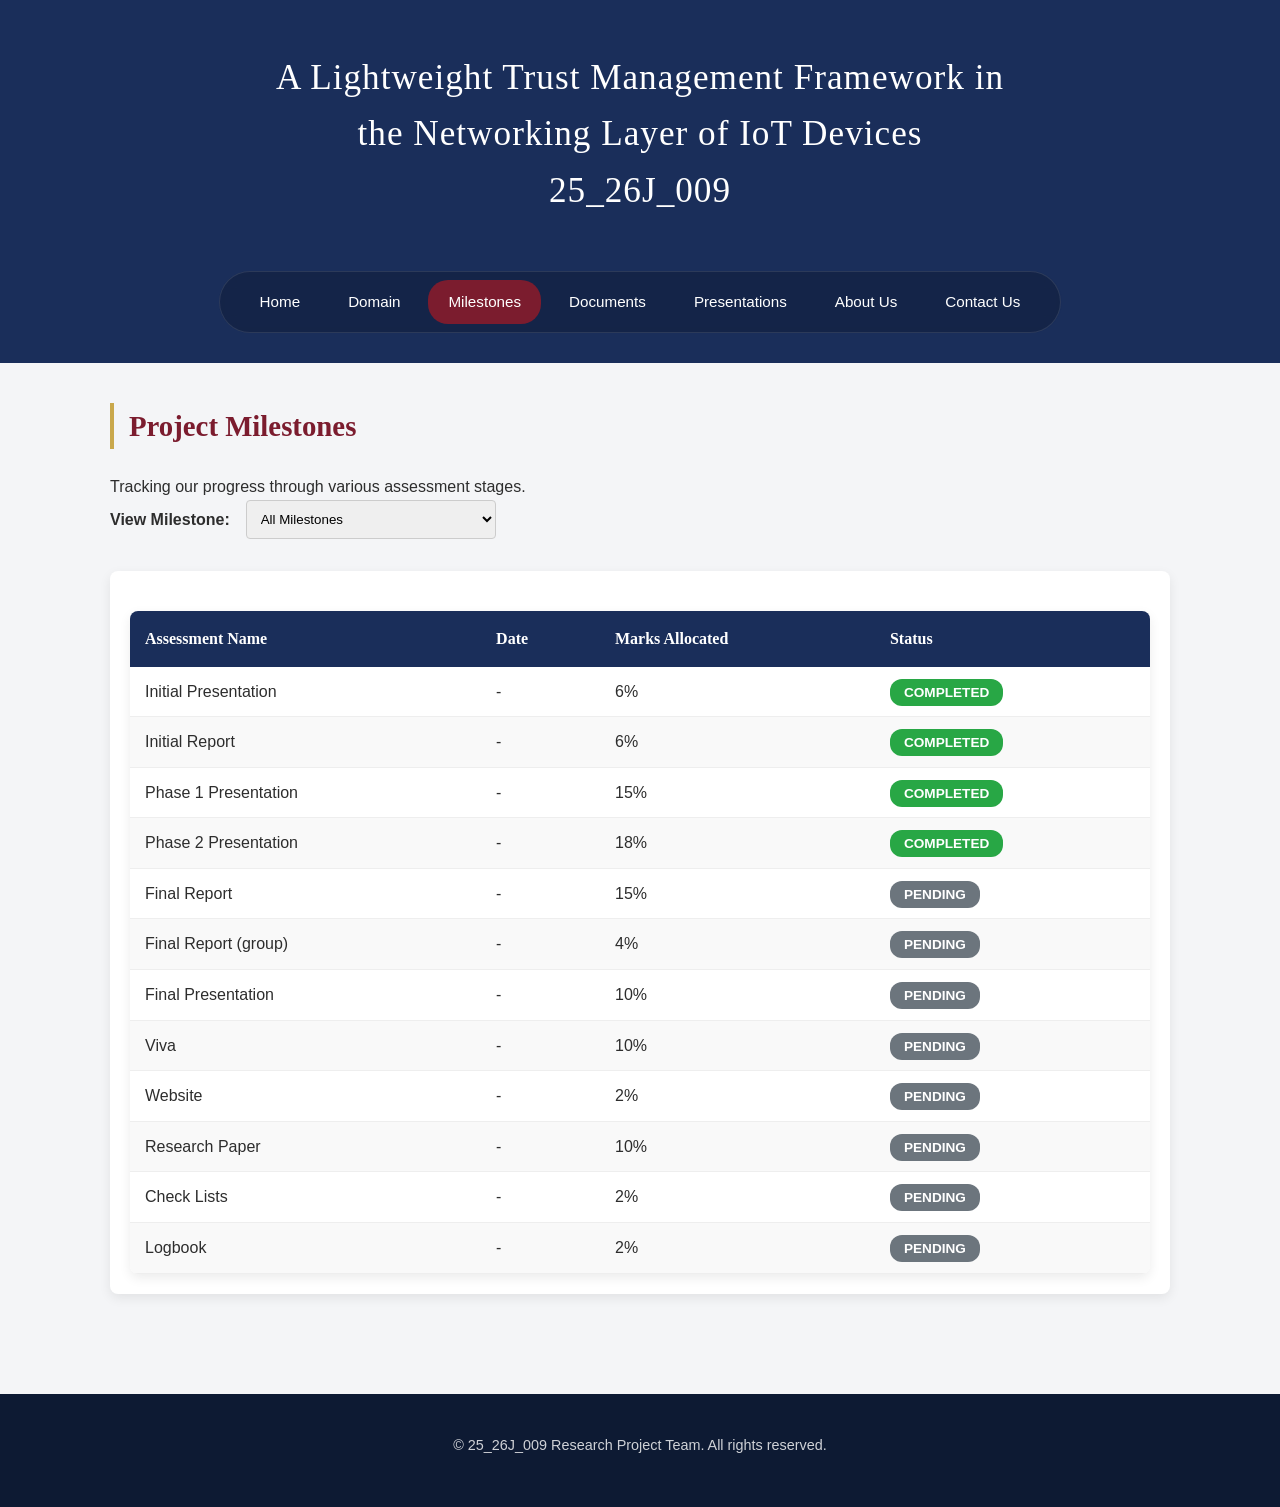
<file: milestones.html>
<!DOCTYPE html>
<html lang="en">

<head>
    <meta charset="UTF-8">
    <meta name="viewport" content="width=device-width, initial-scale=1.0">
    <title>Milestones | Project Website</title>
    <link rel="stylesheet" href="css/style.css">
</head>

<body>

    <header>
        <div class="container">
            <nav>
                <a href="index.html">Home</a>
                <a href="domain.html">Domain</a>
                <a href="milestones.html" class="active">Milestones</a>
                <a href="documents.html">Documents</a>
                <a href="presentations.html">Presentations</a>
                <a href="about.html">About Us</a>
                <a href="contact.html">Contact Us</a>
            </nav>
        </div>
    </header>

    <main>
        <section>
            <div class="container">
                <div class="section-title">
                    <h2>Project Milestones</h2>
                    <p>Tracking our progress through various assessment stages.</p>
                </div>

                <div style="margin-bottom: 2rem; display: flex; align-items: center; gap: 1rem;">
                    <label for="milestone-filter" style="font-weight: 600;">View Milestone:</label>
                    <select id="milestone-filter" style="max-width: 250px;">
                        <option value="all">All Milestones</option>
                        <option value="proposal">Initial Assessment</option>
                        <option value="progress1">Phase 1 Review</option>
                        <option value="progress2">Phase 2 Review</option>
                        <option value="final">Final Assessment</option>
                        <option value="viva">Viva</option>
                    </select>
                </div>

                <div class="card">
                    <table class="milestone-table">
                        <thead>
                            <tr>
                                <th>Assessment Name</th>
                                <th>Date</th>
                                <th>Marks Allocated</th>
                                <th>Status</th>
                            </tr>
                        </thead>
                        <tbody>
                            <tr>
                                <td>Initial Presentation</td>
                                <td>-</td>
                                <td>6%</td>
                                <td><span class="badge badge-available">Completed</span></td>
                            </tr>
                            <tr>
                                <td>Initial Report</td>
                                <td>-</td>
                                <td>6%</td>
                                <td><span class="badge badge-available">Completed</span></td>
                            </tr>
                            <tr>
                                <td>Phase 1 Presentation</td>
                                <td>-</td>
                                <td>15%</td>
                                <td><span class="badge badge-available">Completed</span></td>
                            </tr>
                            <tr>
                                <td>Phase 2 Presentation</td>
                                <td>-</td>
                                <td>18%</td>
                                <td><span class="badge badge-available">Completed</span></td>
                            </tr>
                            <tr>
                                <td>Final Report</td>
                                <td>-</td>
                                <td>15%</td>
                                <td><span class="badge badge-pending">Pending</span></td>
                            </tr>
                            <tr>
                                <td>Final Report (group)</td>
                                <td>-</td>
                                <td>4%</td>
                                <td><span class="badge badge-pending">Pending</span></td>
                            </tr>
                            <tr>
                                <td>Final Presentation</td>
                                <td>-</td>
                                <td>10%</td>
                                <td><span class="badge badge-pending">Pending</span></td>
                            </tr>
                            <tr>
                                <td>Viva</td>
                                <td>-</td>
                                <td>10%</td>
                                <td><span class="badge badge-pending">Pending</span></td>
                            </tr>
                            <tr>
                                <td>Website</td>
                                <td>-</td>
                                <td>2%</td>
                                <td><span class="badge badge-pending">Pending</span></td>
                            </tr>
                            <tr>
                                <td>Research Paper</td>
                                <td>-</td>
                                <td>10%</td>
                                <td><span class="badge badge-pending">Pending</span></td>
                            </tr>
                            <tr>
                                <td>Check Lists</td>
                                <td>-</td>
                                <td>2%</td>
                                <td><span class="badge badge-pending">Pending</span></td>
                            </tr>
                            <tr>
                                <td>Logbook</td>
                                <td>-</td>
                                <td>2%</td>
                                <td><span class="badge badge-pending">Pending</span></td>
                            </tr>
                        </tbody>
                    </table>
                </div>


            </div>
        </section>
    </main>

    <footer>
        <div class="container">
            <p>&copy; 25_26J_009 Research Project Team. All rights reserved.</p>
        </div>
    </footer>

</body>

</html>
</file>
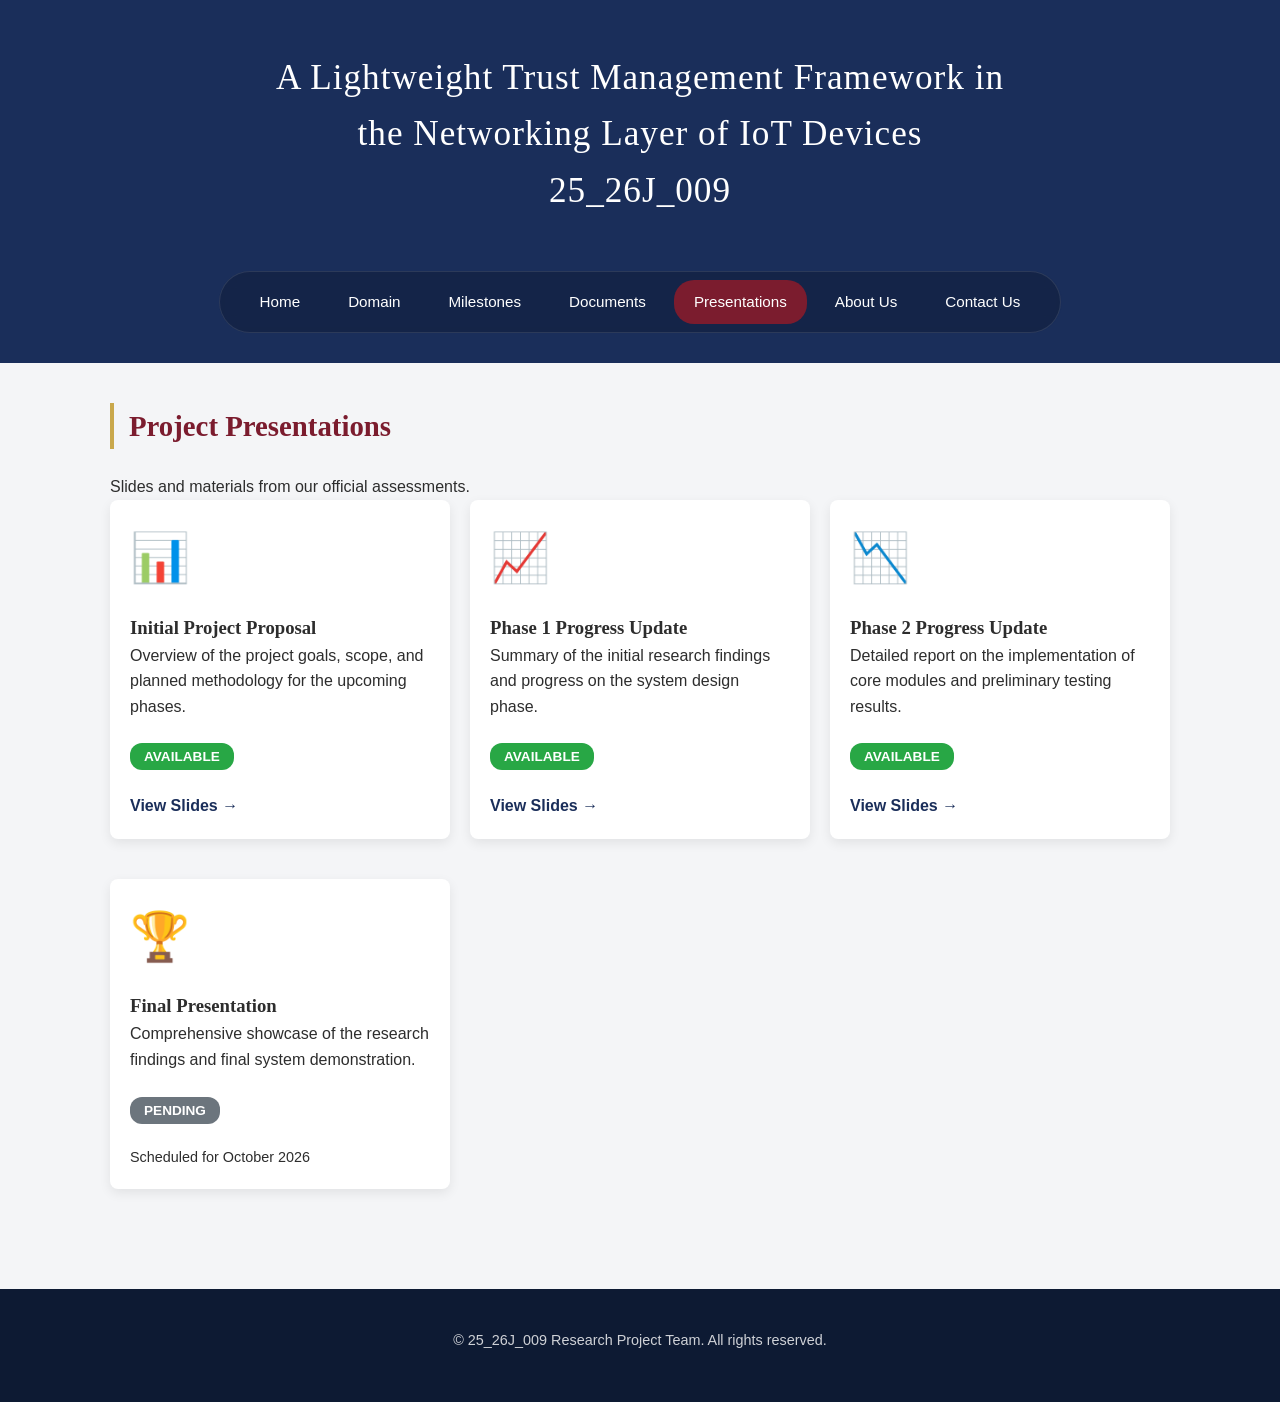
<file: presentations.html>
<!DOCTYPE html>
<html lang="en">

<head>
    <meta charset="UTF-8">
    <meta name="viewport" content="width=device-width, initial-scale=1.0">
    <title>Presentations | Project Website</title>
    <link rel="stylesheet" href="css/style.css">
</head>

<body>

    <header>
        <div class="container">
            <nav>
                <a href="index.html">Home</a>
                <a href="domain.html">Domain</a>
                <a href="milestones.html">Milestones</a>
                <a href="documents.html">Documents</a>
                <a href="presentations.html" class="active">Presentations</a>
                <a href="about.html">About Us</a>
                <a href="contact.html">Contact Us</a>
            </nav>
        </div>
    </header>

    <main>
        <section>
            <div class="container">
                <div class="section-title">
                    <h2>Project Presentations</h2>
                    <p>Slides and materials from our official assessments.</p>
                </div>

                <div class="card-grid">
                    <div class="card">
                        <div style="font-size: 3rem; margin-bottom: 1rem;">📊</div>
                        <h3>Initial Project Proposal</h3>
                        <p>Overview of the project goals, scope, and planned methodology for the upcoming phases.</p>
                        <div style="margin: 1.5rem 0;">
                            <span class="badge badge-available">Available</span>
                        </div>
                        <a href="assets/Presentaions/0_RP_PPT 25_26j_009.pptx" target="_blank" style="color: var(--primary); text-decoration: none; font-weight: 600;">View Slides &rarr;</a>
                    </div>

                    <div class="card">
                        <div style="font-size: 3rem; margin-bottom: 1rem;">📈</div>
                        <h3>Phase 1 Progress Update</h3>
                        <p>Summary of the initial research findings and progress on the system design phase.</p>
                        <div style="margin: 1.5rem 0;">
                            <span class="badge badge-available">Available</span>
                        </div>
                        <a href="assets/Presentaions/1_PPT1_25_26J_009.pptx" target="_blank" style="color: var(--primary); text-decoration: none; font-weight: 600;">View Slides &rarr;</a>
                    </div>

                    <div class="card">
                        <div style="font-size: 3rem; margin-bottom: 1rem;">📉</div>
                        <h3>Phase 2 Progress Update</h3>
                        <p>Detailed report on the implementation of core modules and preliminary testing results.</p>
                        <div style="margin: 1.5rem 0;">
                            <span class="badge badge-available">Available</span>
                        </div>
                        <a href="assets/Presentaions/2_PPT2_25_26J_009.pptx" target="_blank" style="color: var(--primary); text-decoration: none; font-weight: 600;">View Slides &rarr;</a>
                    </div>

                    <div class="card">
                        <div style="font-size: 3rem; margin-bottom: 1rem;">🏆</div>
                        <h3>Final Presentation</h3>
                        <p>Comprehensive showcase of the research findings and final system demonstration.</p>
                        <div style="margin: 1.5rem 0;">
                            <span class="badge badge-pending">Pending</span>
                        </div>
                        <p style="color: var(--text-muted); font-size: 0.9rem;">Scheduled for October 2026</p>
                    </div>
                </div>
            </div>
        </section>
    </main>

    <footer>
        <div class="container">
            <p>&copy; 25_26J_009 Research Project Team. All rights reserved.</p>
        </div>
    </footer>

</body>

</html>
</file>
<file: css/style.css>
/* Academic/University Style Design System */

:root {
    --primary: #1a2e5a;      /* Deep Navy */
    --secondary: #7b1c2e;    /* Maroon/Burgundy */
    --accent: #c9a84c;       /* Gold/Amber */
    --background: #f4f5f7;   /* Light Grey */
    --text: #2d2d2d;         /* Dark Grey */
    --white: #ffffff;
    --shadow: 0 4px 12px rgba(0, 0, 0, 0.08);
    --radius: 8px;
}

/* Reset & Base Styles */
* {
    margin: 0;
    padding: 0;
    box-sizing: border-box;
}

body {
    background-color: var(--background);
    color: var(--text);
    font-family: 'Segoe UI', Tahoma, Geneva, Verdana, sans-serif;
    font-size: 16px;
    line-height: 1.6;
}

.container {
    max-width: 1100px;
    margin: 0 auto;
    padding: 0 20px;
}

/* Typography */
h1, h2, h3, h4, .serif {
    font-family: Georgia, 'Times New Roman', Times, serif;
    font-weight: 700;
}

/* Header Banner */
header {
    background-color: var(--primary);
    width: 100%;
    padding: 50px 0 30px;
    text-align: center;
}

/* Adding Project Title via CSS Pseudo-element for a site-wide appearance */
header::before {
    content: "A Lightweight Trust Management Framework in\A the Networking Layer of IoT Devices\A 25_26J_009";
    display: inline-block; 
    white-space: pre-wrap; /* Enable rendering of the \A line breaks */
    color: var(--white);
    font-family: Georgia, serif;
    font-size: 2.2rem;
    letter-spacing: 1px;
    margin-bottom: 30px;
    padding-bottom: 12px;
}

/* Navigation Bar */
nav {
    display: inline-flex;
    justify-content: center;
    gap: 8px;
    flex-wrap: wrap;
    background-color: rgba(0, 0, 0, 0.2);
    padding: 8px 20px;
    border-radius: 40px;
    border: 1px solid rgba(255, 255, 255, 0.1);
    backdrop-filter: blur(8px);
    margin-top: 10px;
}

nav a {
    text-decoration: none;
    color: var(--white);
    padding: 8px 18px;
    border-radius: 20px;
    font-size: 0.95rem;
    font-weight: 500;
    transition: all 0.3s ease;
    border: 2px solid transparent;
}

nav a:hover {
    border-color: var(--accent);
    background-color: rgba(201, 168, 76, 0.1);
}

nav a.active {
    background-color: var(--secondary);
    color: var(--white);
}

/* Hero Section (Home Page) */
.hero {
    background-color: var(--white);
    padding: 40px 0;
    border-bottom: 1px solid #e1e1e1;
    margin-bottom: 20px;
    text-align: center;
}

.hero h1 {
    display: none; /* Hidden because it's now in the site-wide header::before */
}

.hero p {
    font-size: 1.25rem;
    color: var(--text);
    font-style: italic;
    max-width: 800px;
    margin: 0 auto;
}

/* Section Styling */
section {
    padding: 40px 0;
}

section h2 {
    color: var(--secondary);
    font-size: 1.8rem;
    border-left: 4px solid var(--accent);
    padding-left: 15px;
    margin-bottom: 25px;
}

.section-title h2 {
    text-align: left; /* Aligning with the academic style requirement */
}

/* Cards */
.card, .contact-form, .doc-list li {
    background-color: var(--white);
    border-radius: var(--radius);
    padding: 20px;
    box-shadow: var(--shadow);
    margin-bottom: 20px;
    transition: transform 0.2s ease;
}

.member-card {
    background-color: var(--white);
    border-radius: var(--radius);
    box-shadow: var(--shadow);
    margin-bottom: 20px;
    transition: transform 0.2s ease;
    overflow: hidden; /* To keep images within rounded corners */
}

.member-card:hover {
    transform: translateY(-5px);
}

.card-grid, .member-grid {
    display: grid;
    grid-template-columns: repeat(auto-fit, minmax(300px, 1fr));
    gap: 20px;
}

/* Tables (Milestones) */
.milestone-table {
    width: 100%;
    border-collapse: collapse;
    margin-top: 20px;
    background-color: var(--white);
    border-radius: var(--radius);
    overflow: hidden;
    box-shadow: var(--shadow);
}

.milestone-table th {
    background-color: var(--primary);
    color: var(--white);
    padding: 15px;
    text-align: left;
    font-family: Georgia, serif;
}

.milestone-table td {
    padding: 12px 15px;
    border-bottom: 1px solid #eee;
}

.milestone-table tr:nth-child(even) {
    background-color: #f9f9f9;
}

.milestone-table tr:hover {
    background-color: #f1f1f1;
}

/* Forms & Buttons */
.form-group {
    margin-bottom: 15px;
}

.form-group label {
    display: block;
    margin-bottom: 5px;
    font-weight: 600;
}

input, textarea, select {
    width: 100%;
    padding: 10px;
    border: 1px solid #ccc;
    border-radius: 4px;
    font-family: inherit;
}

button, input[type="submit"] {
    background-color: var(--secondary);
    color: var(--white);
    padding: 12px 25px;
    border: none;
    border-radius: 25px;
    cursor: pointer;
    font-weight: 600;
    transition: background 0.3s ease;
}

button:hover, input[type="submit"]:hover {
    background-color: #5a1421;
}

/* Links */
a {
    color: var(--accent);
    text-decoration: none;
    font-weight: 600;
}

a:hover {
    text-decoration: underline;
}

/* Document List */
ul.doc-list {
    list-style: none;
}

ul.doc-list li {
    display: flex;
    justify-content: space-between;
    align-items: center;
    padding: 15px 25px;
}

.doc-info {
    display: flex;
    align-items: center;
    gap: 15px;
}

.doc-icon {
    font-size: 1.5rem;
}

/* Status Badges */
.badge {
    padding: 6px 14px;
    border-radius: 12px;
    font-size: 0.85rem;
    font-weight: 700;
    text-transform: uppercase;
}

.badge-available {
    background-color: #28a745;
    color: white;
}

.badge-pending {
    background-color: #6c757d;
    color: white;
}

/* Member Photos & Cards */
.member-image {
    width: 100%;
    height: 280px;
    overflow: hidden;
    padding: 20px;
    background-color: #f8fafc;
    display: flex;
    justify-content: center;
    align-items: center;
}

.member-image img {
    max-width: 100%;
    max-height: 100%;
    object-fit: contain;
    border-radius: 8px;
    transition: transform 0.5s ease;
}

.member-card:hover .member-image img {
    transform: scale(1.05);
}

.member-info {
    padding: 20px;
    text-align: center;
}

.member-info h3 {
    margin-bottom: 5px;
    color: var(--primary);
}

/* Footer */
footer {
    background-color: #0d1a33; /* Darker Navy */
    color: var(--white);
    padding: 40px 0;
    text-align: center;
    margin-top: 40px;
}

footer p {
    margin-bottom: 10px;
    font-size: 0.9rem;
    opacity: 0.8;
}

/* Dropdown Accordions */
details.research-papers, details.checklists {
    width: 100%;
    background-color: var(--white);
    border-radius: var(--radius);
    padding: 0;
    box-shadow: var(--shadow);
    margin-bottom: 2rem;
    overflow: hidden;
    border: 1px solid #e1e1e1;
}

details.research-papers summary, details.checklists summary {
    list-style: none;
    cursor: pointer;
    padding: 18px 25px;
    background-color: #fdfdfd; /* Off-white */
    color: var(--primary);
    font-family: Georgia, serif;
    font-weight: 700;
    font-size: 1.3rem;
    display: flex;
    justify-content: space-between;
    align-items: center;
    transition: all 0.3s ease;
    border-bottom: 1px solid transparent;
}

details.research-papers[open] summary, details.checklists[open] summary {
    border-bottom: 1px solid #eee;
    background-color: #f8f8f8;
}

details.research-papers summary:hover, details.checklists summary:hover {
    background-color: #f5f5f5;
}

details.research-papers summary::after, details.checklists summary::after {
    content: '▼';
    font-size: 0.8rem;
    transition: transform 0.3s ease;
    color: var(--accent);
}

details.research-papers[open] summary::after, details.checklists[open] summary::after {
    transform: rotate(180deg);
}

.papers-container {
    padding: 10px;
}

.dropdown-border-box {
    border: 1px solid #ddd;
    border-radius: 12px;
    margin: 5px;
    padding: 5px;
    background-color: transparent;
}

.checklist-section-title {
    padding: 15px 20px 5px;
    color: var(--secondary);
    font-size: 1.1rem;
    font-weight: 700;
    text-transform: uppercase;
    letter-spacing: 1px;
}

.paper-item {
    padding: 12px 20px;
    border-bottom: 1px solid #eee;
    display: flex;
    justify-content: space-between;
    align-items: center;
    gap: 20px;
}

.paper-item:last-child {
    border-bottom: none;
}

.paper-details {
    flex: 1;
}

.paper-title {
    color: var(--primary);
    font-size: 1.1rem;
    font-weight: 700;
    margin-bottom: 8px;
    line-height: 1.4;
}

.paper-author {
    font-weight: 600;
    margin-bottom: 4px;
}

.paper-author a {
    color: var(--text);
    text-decoration: none;
}

.paper-author a:hover {
    color: var(--primary);
    text-decoration: underline;
}

.paper-dept {
    font-size: 0.85rem;
    color: #666;
    line-height: 1.5;
}

/* Nested Accordions */
details.nested-checklist {
    border-bottom: 1px solid #eee;
}

details.nested-checklist:last-child {
    border-bottom: none;
}

details.nested-checklist summary {
    background-color: transparent !important;
    padding: 12px 20px !important;
    font-size: 1.05rem !important;
    font-weight: 600 !important;
    color: var(--secondary) !important;
    border-bottom: none !important;
}

details.nested-checklist summary:hover {
    background-color: #f9f9f9 !important;
}

details.nested-checklist[open] summary {
    color: var(--primary) !important;
}

/* Responsive */
@media (max-width: 768px) {
    .paper-item {
        flex-direction: column;
        align-items: flex-start;
        gap: 10px;
    }
    
    .paper-item .badge {
        width: 100%;
        text-align: center;
    }
    
    header::before {
        font-size: 1.5rem;
    }
    
    nav {
        flex-direction: column;
        align-items: center;
        border-radius: 15px;
        display: flex;
        width: fit-content;
        margin: 20px auto 0;
        padding: 10px;
    }
    
    nav a {
        text-align: center;
    }
    
    .milestone-table {
        display: block;
        overflow-x: auto;
    }
}
</file>
